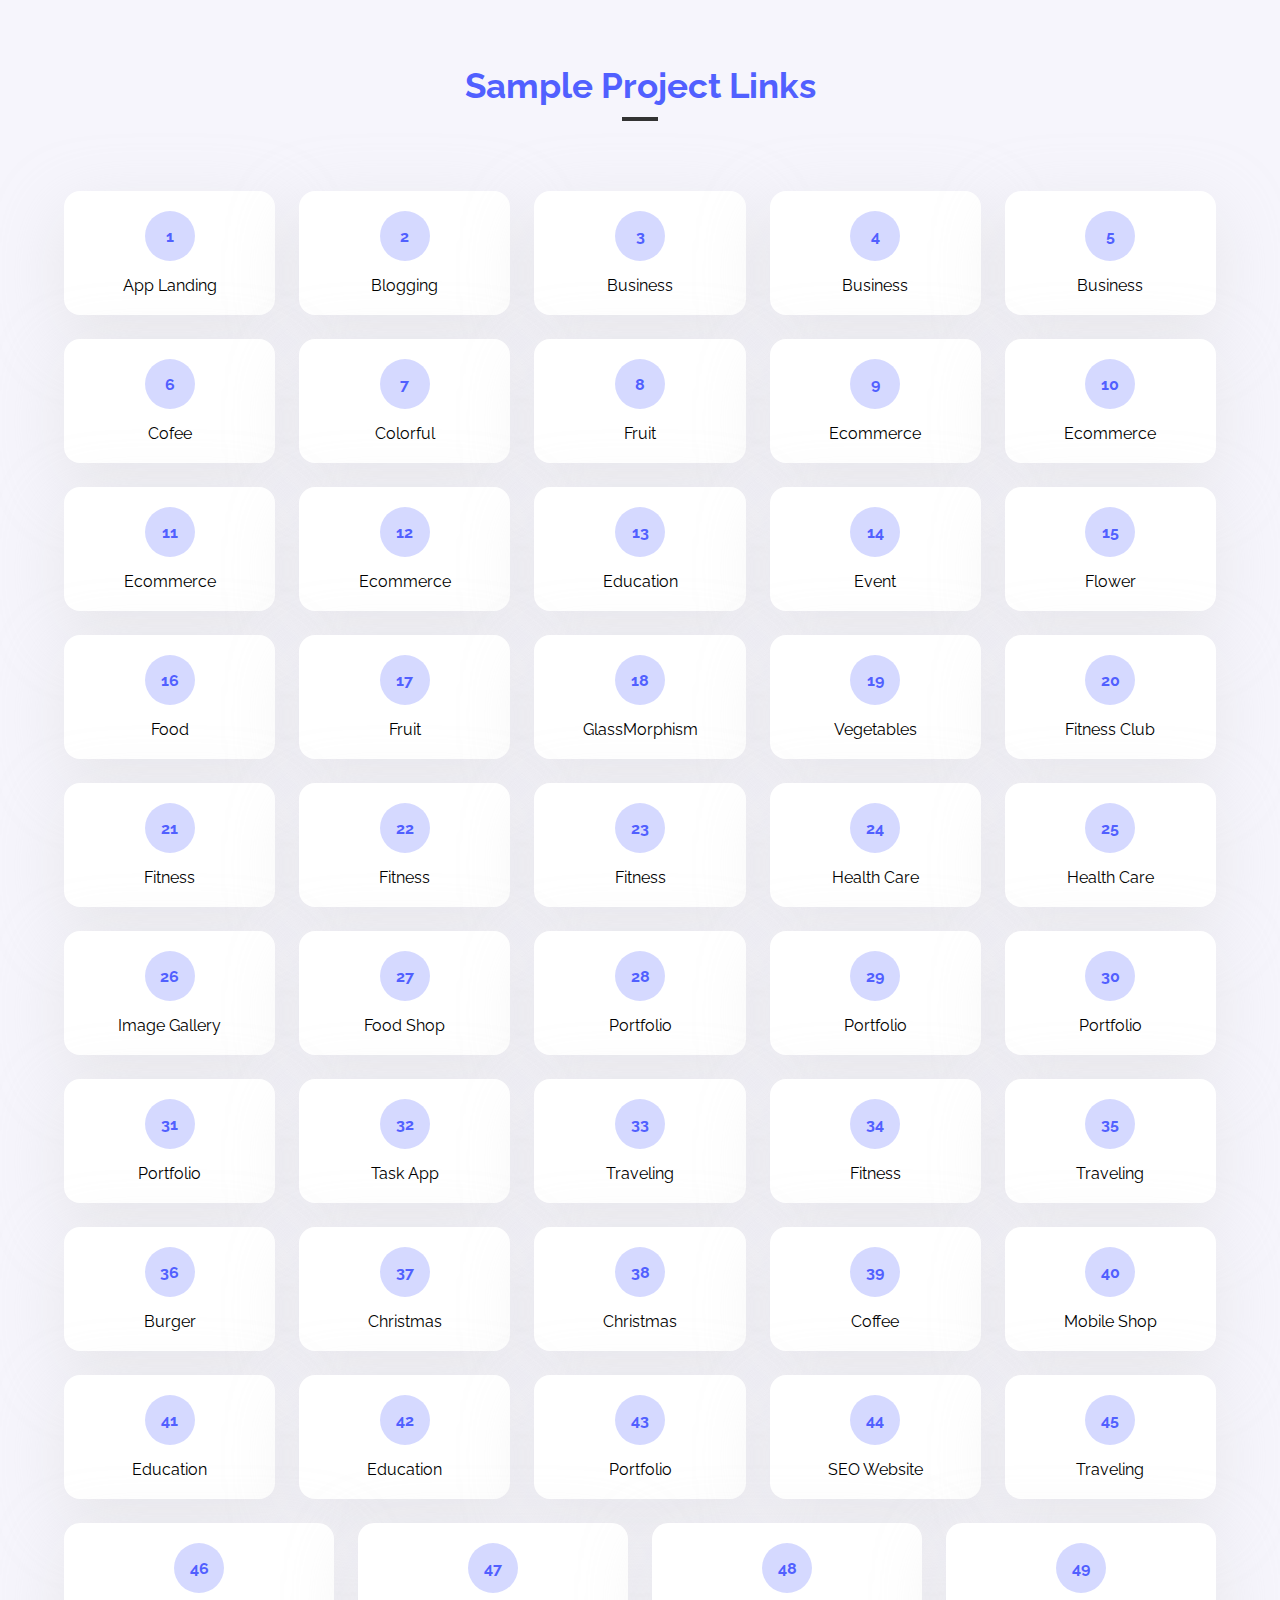
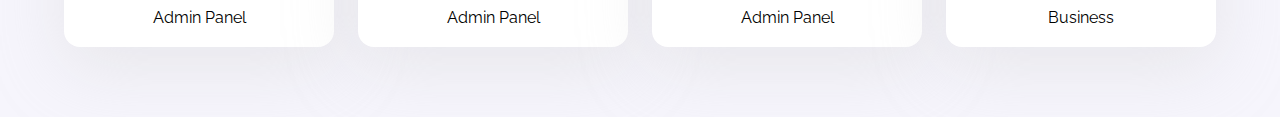
<file: index.html>
<!DOCTYPE html>
<html lang="en">
  <head>
    <title>Sample Project Links</title>
    <meta charset="utf-8">
    <meta name="viewport" content="width=device-width, initial-scale=1">
    <meta name="robots" content="noindex">
    <link rel="preconnect" href="https://fonts.googleapis.com">
    <link rel="preconnect" href="https://fonts.gstatic.com" crossorigin>
    <link href="https://fonts.googleapis.com/css2?family=Raleway:wght@400;700&display=swap" rel="stylesheet">
    <style>
      body{
        background: #f6f5fc;
        margin: 0;
        padding: 0;
        font-family: 'Raleway', sans-serif;
      }
      #links{
        padding: 70px 0;
        display: flex;
        flex-wrap: wrap;
        gap: 1.5rem;
        justify-content: center;
        width: 90%;
        margin: 0 auto;
      }
      #links > a{
        border-radius: 1rem;
        background: #fff;
        box-shadow: 0 20px 70px 0 hsl(0deg 0% 82% / 40%);
        --webkit-box-shadow: 0px 20px 70px 0px hsla(0,0%,82%,.4);
        text-decoration: none;
        display: block;
        text-align: center;
        flex: 18%;
        padding: 20px 0;
        color: #000;
        font-weight: 400;
        transition: all .3s ease;
      }
      #links > a:hover{
        background: #5160ff;
        transition: all .3s ease;
        color: #fff;
      }
      #links .icon{
        width: 50px;
        height: 50px;
        border-radius: 100%;
        background: #5160ff3d;
        display: flex;
        align-items: center;
        justify-content: center;
        margin: 0 auto 15px;
        font-weight: 700;
      }
      #links > a:hover .icon{
        background: #f6f5fc;
      }
      #links .icon{
        color: #5160ff;
      }
      .heading{
        text-align: center;
        padding: 15px;
      }
      .heading h1{
        font-size: calc(1rem + 1.5vw);
        padding-top: 50px;
        margin: 0;
        font-weight: 700;
        text-align: center;
        position: relative;
        display: inline-block;
        color: #5160ff;
      }
      .heading h1::before{
        content: "";
        position: absolute;
        right: 0;
        left: 0;
        bottom: -15px;
        width: 10%;
        height: 4px;
        background: #333;
        margin: 0 auto;
      }

       @media only screen and (max-width: 992px) {
        #links{
          padding: 30px 0;
        }
        #links > a{
          flex: 30%;
          font-size: 1rem;
        }
      }
      @media only screen and (max-width: 620px) {
        #links{
          padding: 30px 0;
          gap: 1rem;
        }
        #links > a{
          flex: 45%;
          font-size: 0.8rem;
        }
      }

    </style>
  </head>
  <body>
    <div class="heading">
      <h1>Sample Project Links</h1>
    </div>
    <div id="links"></div>
    <script>
      let link = "";

      const projectType = ["App Landing", "Blogging", "Business", "Business", "Business", "Cofee", "Colorful", "Fruit", "Ecommerce", "Ecommerce", "Ecommerce", "Ecommerce", "Education", "Event", "Flower", "Food", "Fruit", "GlassMorphism", "Vegetables", "Fitness Club", "Fitness", "Fitness", "Fitness", "Health Care", "Health Care", "Image Gallery", "Food Shop", "Portfolio", "Portfolio", "Portfolio", "Portfolio", "Task App", "Traveling", "Fitness", "Traveling", "Burger", "Christmas", "Christmas", "Coffee", "Mobile Shop", "Education", "Education", "Portfolio", "SEO Website", "Traveling", "Admin Panel", "Admin Panel", "Admin Panel", "Business"];

      projectType.forEach(myFunction);

      document.getElementById("links").innerHTML = link;
       
      function myFunction(item, index) {
        link += "<a href='sp" + (index+1) + "/' target='blank'><div class='icon'>" + (index+1) + "</div>" + item + "</a>";
      }

    </script>
  </body>
</html>
</file>
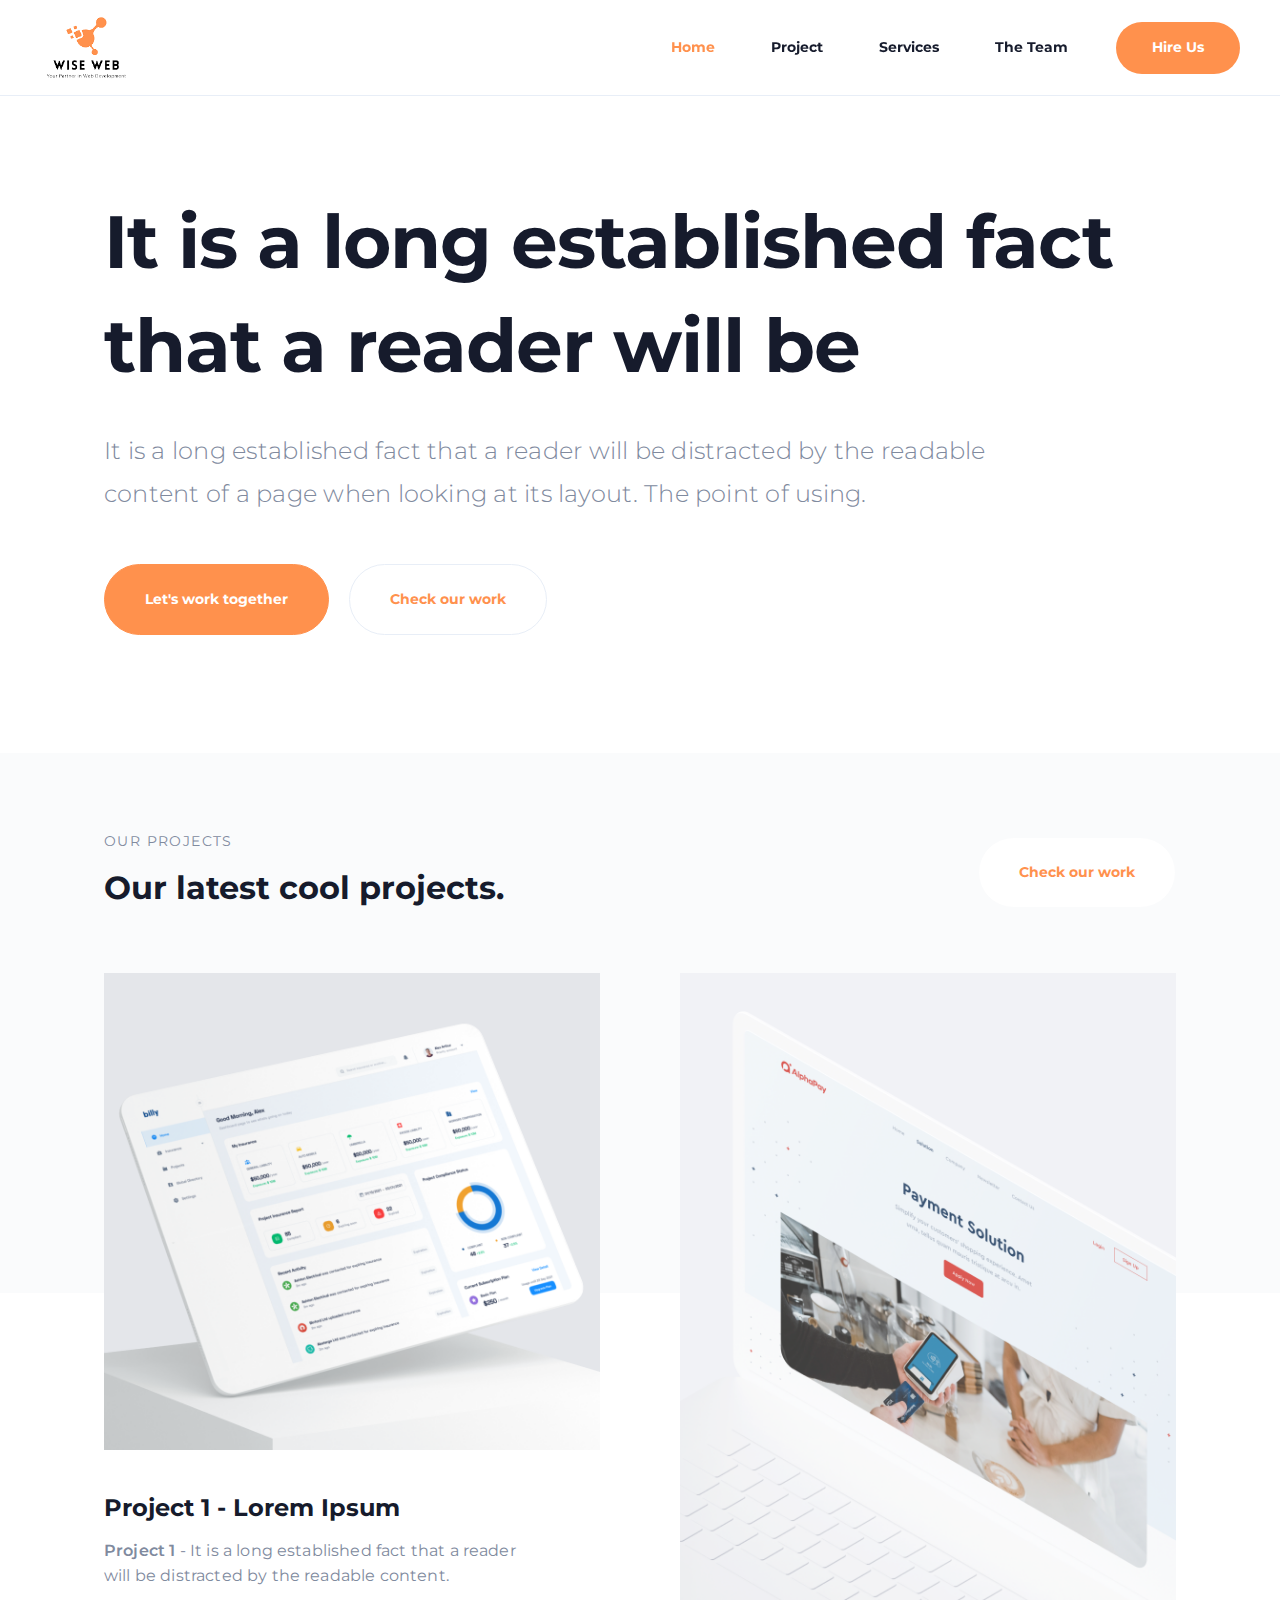
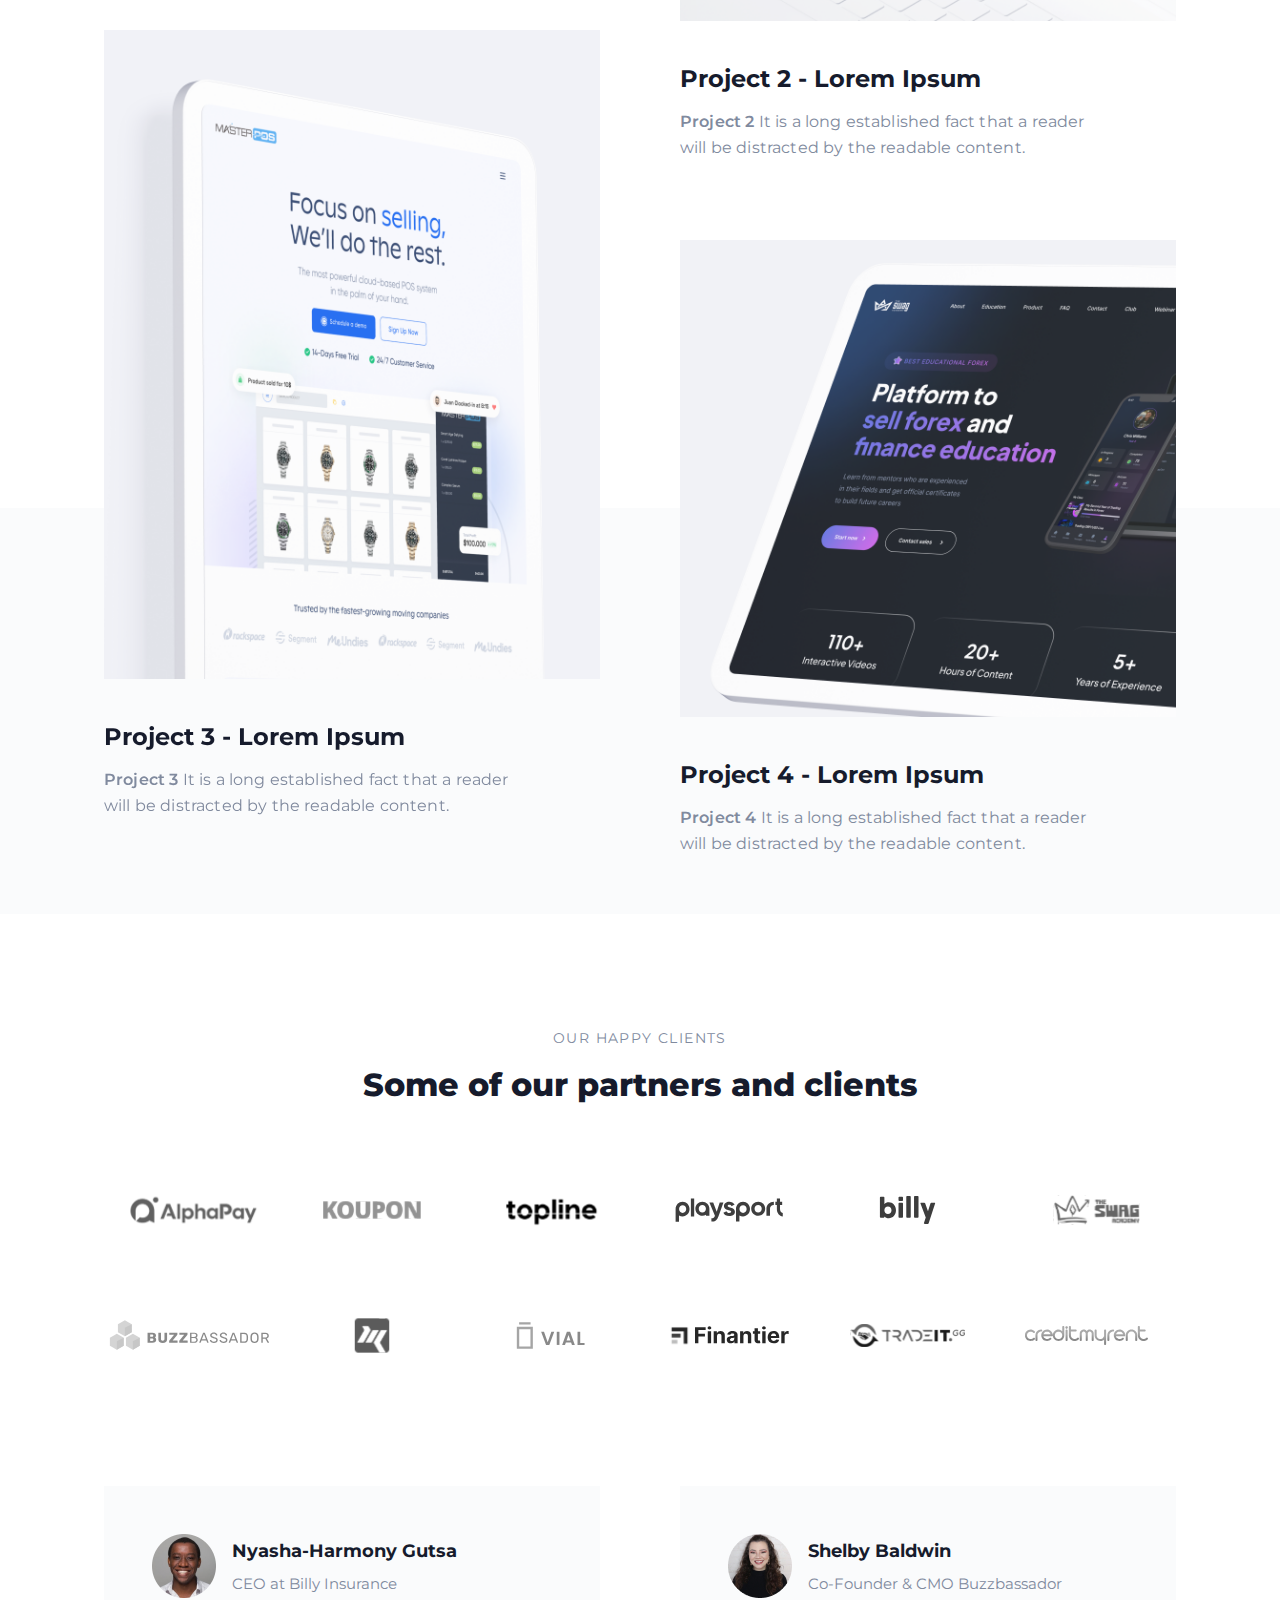
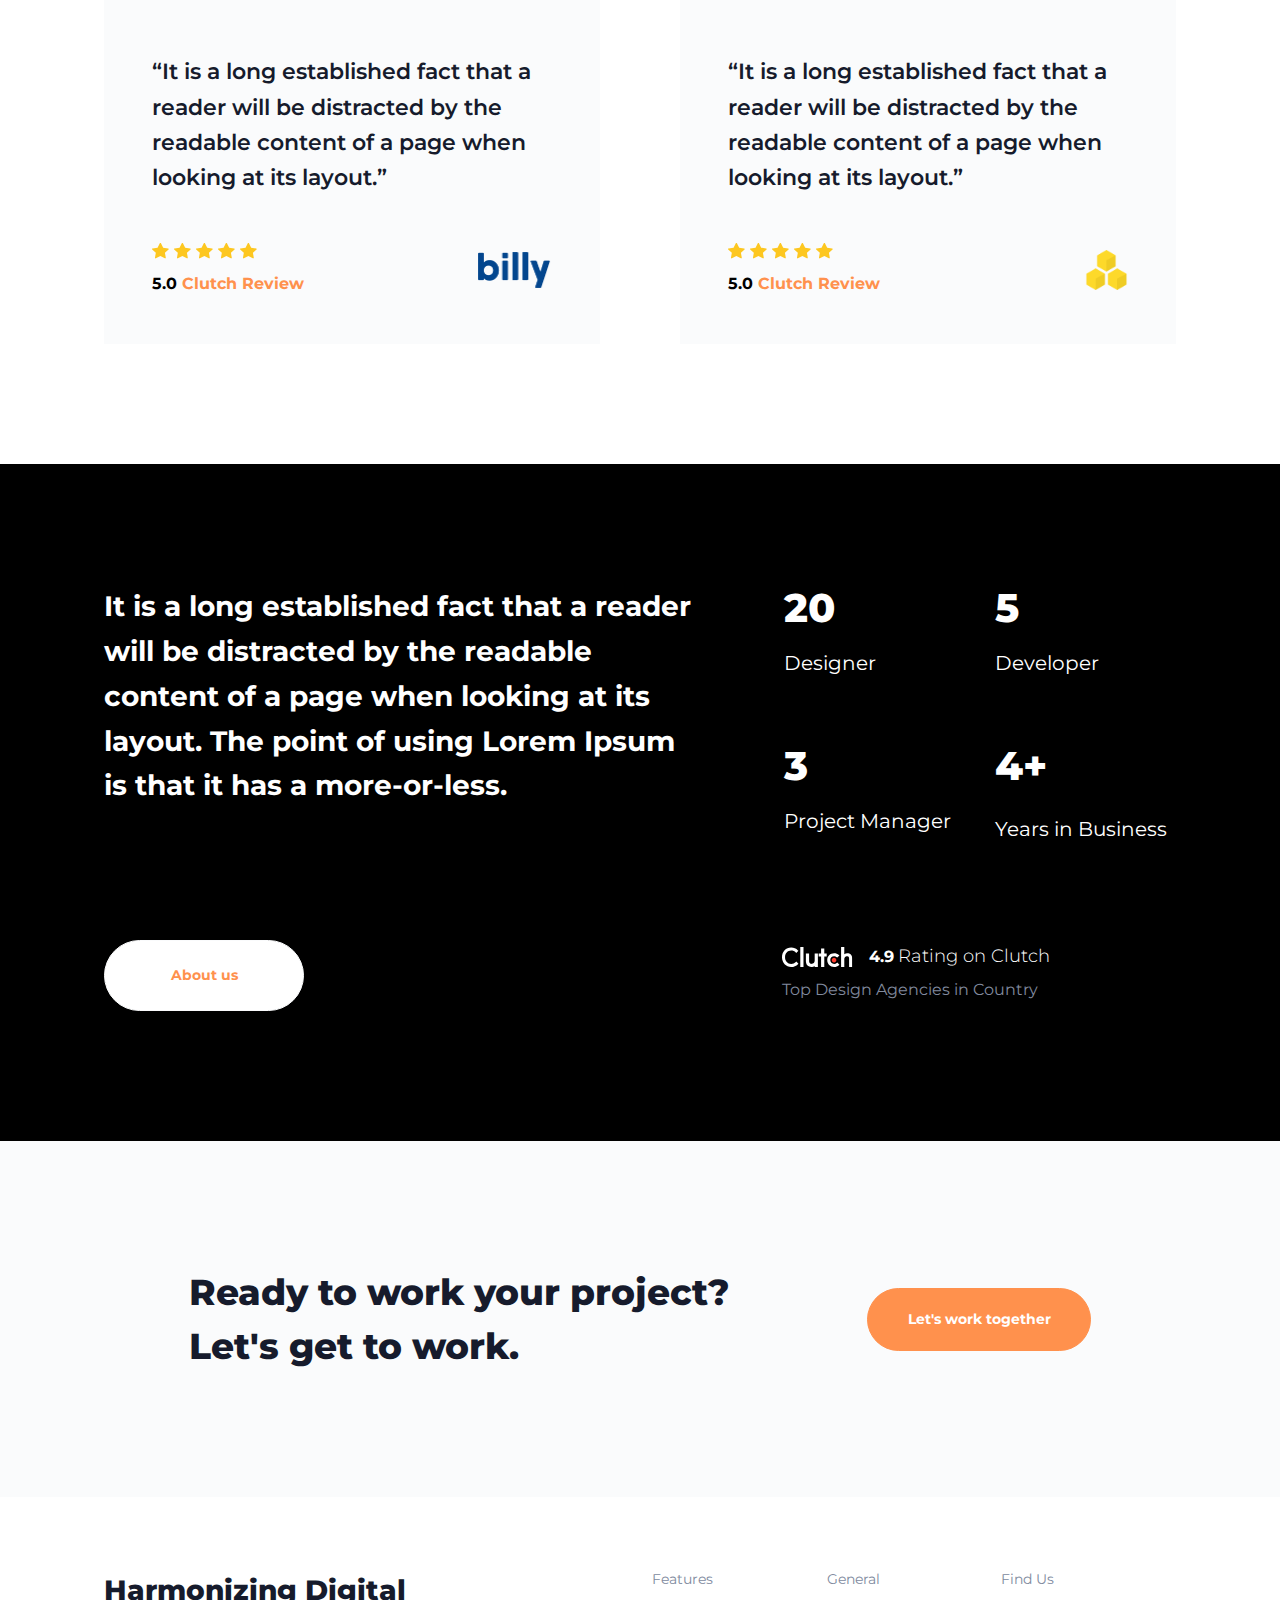
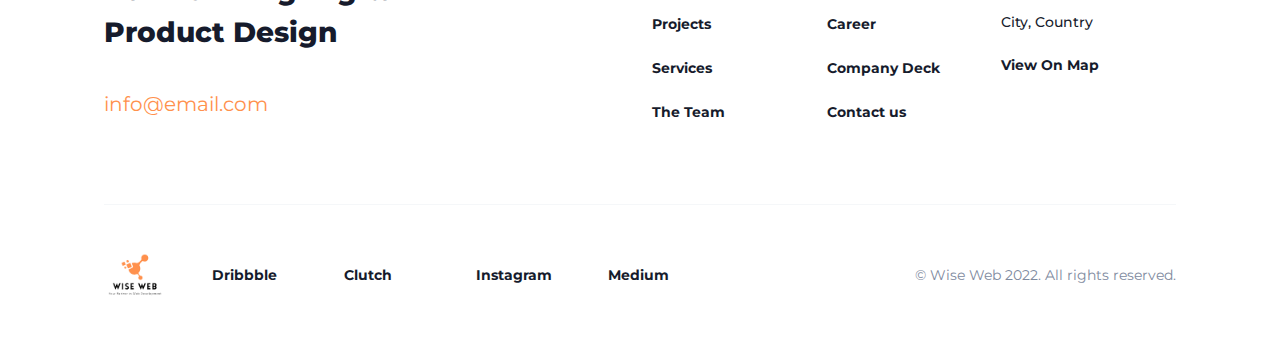
<file: sp49/index.html>
<html lang="en">

<head>
    <meta charset="utf-8">
    <link rel="icon" href="img/logo.png">
    <meta name="viewport" content="width=device-width,initial-scale=1">
    <meta name="robots" content="noindex">
    <link rel="preconnect" href="https://fonts.googleapis.com">
    <link rel="preconnect" href="https://fonts.gstatic.com" crossorigin>
    <link href="https://fonts.googleapis.com/css2?family=Montserrat:ital,wght@0,300;0,400;0,500;0,600;0,700;0,800;0,900;1,300;1,400;1,500;1,600;1,700;1,800;1,900&display=swap" rel="stylesheet">
    <link href="css/style.css" rel="stylesheet">
    <title>Home | Wise Web</title>
</head>

<body>
    <div class="main-layout">
        <header>
            <nav class="navbar navbar-expand-lg navbar-light fixed-top scrolled">
                <div class="container">
                    <a aria-current="page" class="navbar-brand active" href="/"><img src="img/logo.png" class="w-100" alt=""></a>
                    <div class="mr-auto ml-0"><a href="/" class="sc-bczRLJ IywNy cta-btn cta-btn-mobile d-lg-none" target="_blank" rel="noreferrer">Hire Us</a>
                        <button class="sc-gsnTZi sc-dkzDqf jnFvAE dFZSDP navbar-toggler border-0" type="button" onclick="showMenu()"><img src="img/ic-bars.svg" width="24" height="24" alt=""></button>
                    </div>
                    <div class="collapse navbar-collapse" id="navbarNav">
                        <ul class="navbar-nav ms-auto align-items-lg-center">
                            <li class="nav-item"><a aria-current="page" class="nav-link active" href="/">Home</a></li>
                            <li class="nav-item"><a class="nav-link" href="/">Project</a></li>
                            <li class="nav-item"><a class="nav-link" href="/">Services</a></li>
                            <li class="nav-item"><a class="nav-link" href="/">The Team</a></li>
                            <li class="nav-item d-none d-lg-block"><a class="sc-bczRLJ IywNy nav-link cta-btn cta-btn-lg" href="/" target="_blank" rel="noreferrer">Hire Us</a></li>
                        </ul>
                    </div>
                </div>
            </nav>
            <div class="mobile-menu false" id="mobile-menu">
                <div class="container">
                    <div class="d-flex align-items-center justify-content-between mobile-head">
                        <img src="img/logo.png" width="40" alt="">
                        <button type="button" class="btn-close" onclick="hideMenu()">
                            <img src="img/ic-close.svg" alt="">
                        </button>
                    </div>
                </div>
                <div class="menus">
                    <ul>
                        <li><a aria-current="page" class="active" href="/">Home</a></li>
                        <li><a href="/">Project</a></li>
                        <li><a href="/">Services</a></li>
                        <li><a href="/">The Team</a></li>
                        <li><a href="/" class="btn btn-primary fw-bold btn-cta-mobile text-white rounded-pill" target="_blank" rel="noreferrer">Hire us</a></li>
                    </ul>
                </div>
            </div>
        </header>
        <main>
            <div class="jumbotron">
                <div class="container custom-container">
                    <h1 class="title">It is a long established fact that a reader will be</h1>
                    <p class="lead text-secondary">It is a long established fact that a reader will be distracted by the readable content of a page when looking at its layout. The point of using.</p>
                    <div class="jumbotron-cta">
                        <a href="/" target="_blank" rel="noreferrer">
                            <div class="btn btn-primary btn-lg rounded-pill d-block d-sm-inline-block btn-work-together">Let's work together</div>
                        </a>
                        <a href="/">
                            <div class="btn btn-outline-primary btn-lg rounded-pill d-block d-sm-inline-block btn-check-our-work">Check our work</div>
                        </a>
                    </div>
                </div>
            </div>
            <section class="our-projects">
                <div class="our-projects__title">
                    <div class="container custom-container d-flex flex-column flex-md-row justify-lg-content-between align-items-center">
                        <div class="w-100 section-title text-start">
                            <p class="text-sm text-secondary text-uppercase text-sf-pro toptext">OUR PROJECTS</p>
                            <h6 class="title">Our latest cool projects.</h6></div>
                        <div class="btn-cta text-end mt-md-0"><a class="btn btn-light fw-bold rounded-pill d-block d-md-inline-block btn-project" href="/">Check our work</a></div>
                    </div>
                </div>
                <div class="project-cards custom-project-cards-margin">
                    <div class="container custom-container">
                        <article class="project-card project-card-350">
                            <div class="project-card__img">
                                <a href="/"><img class="img-fluid" src="img/billy.png" alt=""></a>
                            </div>
                            <div class="project-card__content">
                                <p class="project-card__content__title"><a href="/">Project 1 - Lorem Ipsum</a></p>
                                <p class="project-card__content__desc home"><span>Project 1</span> - It is a long established fact that a reader will be distracted by the readable content.</p>
                            </div>
                        </article>
                        <article class="project-card ">
                            <div class="project-card__img">
                                <a href="/"><img class="img-fluid" src="img/alpha-pay.png" alt=""></a>
                            </div>
                            <div class="project-card__content">
                                <p class="project-card__content__title"><a href="/">Project 2 - Lorem Ipsum</a></p>
                                <p class="project-card__content__desc home"><span>Project 2</span> It is a long established fact that a reader will be distracted by the readable content.</p>
                            </div>
                        </article>
                        <article class="project-card project-3">
                            <div class="project-card__img">
                                <a href="/"><img class="img-fluid" src="img/master-pos.png" alt=""></a>
                            </div>
                            <div class="project-card__content">
                                <p class="project-card__content__title"><a href="/">Project 3 - Lorem Ipsum</a></p>
                                <p class="project-card__content__desc home"><span>Project 3</span> It is a long established fact that a reader will be distracted by the readable content.</p>
                            </div>
                        </article>
                        <article class="project-card project-card-350 project-4">
                            <div class="project-card__img">
                                <a href="/"><img class="img-fluid" src="img/the-swag.png" alt=""></a>
                            </div>
                            <div class="project-card__content">
                                <p class="project-card__content__title"><a href="/">Project 4 - Lorem Ipsum</a></p>
                                <p class="project-card__content__desc home"><span>Project 4</span> It is a long established fact that a reader will be distracted by the readable content.</p>
                            </div>
                        </article>
                    </div>
                    <div class="project-overlay"></div>
                </div>
            </section>
            <section class="our-partners">
                <div class="our-partners__title pt-2 pt-md-3 text-center">
                    <div class="container custom-container ">
                        <div class="w-100 section-title text-center mx-auto">
                            <p class="text-sm text-secondary text-uppercase text-sf-pro toptext">Our Happy Clients</p>
                            <h6 class="title">Some of our partners and clients</h6></div>
                    </div>
                </div>
                <div class="container custom-container ">
                    <div class="container__partner-logos">
                        <div class="partner-logos"><img src="img/alphapay.svg" alt="Alpha Pay"><img src="img/koupon.svg" alt="Koupon "><img src="img/topline.svg" alt="Topline"><img src="img/playsport.svg" alt="Playsport"><img src="img/billy.svg" alt="Billy"><img src="img/swag.svg" alt="The Swag"></div>
                        <div class="partner-logos"><img src="img/buzzbassador.svg" alt="Buzzbassador"><img src="img/the-m.svg" alt="The m"><img src="img/vial.svg" alt="Vial"><img src="img/finantier.svg" alt="Finantier"><img src="img/tradeit.svg" alt="Trade It"><img src="img/creditmyrent.svg" alt="Credit My Rent"></div>
                    </div>
                    <div class="review-cards">
                        <div class="review-card">
                            <div class="review-card__profile">
                                <div class="review-card__profile__avatar"><img src="img/eran-galperin.png" class="img-fluid" alt="img/eran-galperin.png"></div>
                                <div>
                                    <p class="name">Nyasha-Harmony Gutsa</p>
                                    <p class="bio">CEO at Billy Insurance</p>
                                </div>
                            </div>
                            <div class="review-card__content">
                                <p>“It is a long established fact that a reader will be distracted by the readable content of a page when looking at its layout.”</p>
                            </div>
                            <div class="review-card__footer">
                                <div class="rating-count">
                                    <div class="stars"><img src="img/ic-star.svg" alt="Star"><img src="img/ic-star.svg" alt="Star"><img src="img/ic-star.svg" alt="Star"><img src="img/ic-star.svg" alt="Star"><img src="img/ic-star.svg" alt="Star"></div><a class="review-link" href="/" target="_blank" rel="noreferrer"><span class="rating">5.0</span><span class="link-text">Clutch Review</span></a></div>
                                <div class="company-logo"><img src="img/logo-martial-arts.png" alt="img/logo-martial-arts.png logo"></div>
                            </div>
                        </div>
                        <div class="review-card">
                            <div class="review-card__profile">
                                <div class="review-card__profile__avatar"><img src="img/shelby-baldwin.png" class="img-fluid" alt="img/shelby-baldwin.png"></div>
                                <div>
                                    <p class="name">Shelby Baldwin</p>
                                    <p class="bio">Co-Founder &amp; CMO Buzzbassador</p>
                                </div>
                            </div>
                            <div class="review-card__content">
                                <p>“It is a long established fact that a reader will be distracted by the readable content of a page when looking at its layout.”</p>
                            </div>
                            <div class="review-card__footer">
                                <div class="rating-count">
                                    <div class="stars"><img src="img/ic-star.svg" alt="Star"><img src="img/ic-star.svg" alt="Star"><img src="img/ic-star.svg" alt="Star"><img src="img/ic-star.svg" alt="Star"><img src="img/ic-star.svg" alt="Star"></div><a class="review-link" href="/" target="_blank" rel="noreferrer"><span class="rating">5.0</span><span class="link-text">Clutch Review</span></a></div>
                                <div class="company-logo"><img src="img/logo-buzzbassador.png" alt="img/logo-buzzbassador.png logo"></div>
                            </div>
                        </div>
                    </div>
                </div>
            </section>
            <div class="overview">
                <div class="container custom-container">
                    <div class="overview__main">
                        <div class="overview__stats">
                            <div class="overview__stats__grid">
                                <div class="stat">
                                    <h6 class="number"><p>20</p></h6>
                                    <p class="info">Designer</p>
                                </div>
                                <div class="stat">
                                    <h6 class="number"> <p>5</p> </h6>
                                    <p class="info">Developer</p>
                                </div>
                                <div class="stat">
                                    <h6 class="number"> <p>3</p> </h6>
                                    <p class="info">Project Manager</p>
                                </div>
                                <div class="stat">
                                    <h6 class="number d-flex"><p>4</p> +</h6>
                                    <p class="info">Years in Business</p>
                                </div>
                            </div>
                        </div>
                        <div class="overview__content">
                            <p>It is a long established fact that a reader will be distracted by the readable content of a page when looking at its layout. The point of using Lorem Ipsum is that it has a more-or-less.</p>
                        </div>
                    </div>
                    <div class="overview__footer ">
                        <div><a class="btn btn-light fw-bold d-block d-md-inline-block rounded-pill  btn-about" href="/">About us</a></div>
                        <div class="rating-clutch">
                            <div class="d-flex align-items-center mb-2"><img class="me-3" src="img/logo-clutch.svg" alt="">
                                <p class="rating m-0"><span class="fw-bold me-1">4.9</span><span class="text">Rating on Clutch</span></p>
                            </div>
                            <p class="text-secondary text-sf-pro">Top Design Agencies in Country</p>
                        </div>
                    </div>
                </div>
            </div>
            <section class="main-cta">
                <div class="container">
                    <p>Ready to work your project?
                        <br> Let's get to work.</p>
                    <a href="/" class="btn-cta" target="_blank" rel="noreferrer">
                        <div class="btn btn-primary fw-bold rounded-pill btn-cta d-block d-md-inline-block">Let's work together</div>
                    </a>
                </div>
            </section>
        </main>
        <footer class="footer">
            <div class="container custom-container">
                <div class="row">
                    <div class="col-lg-6">
                        <div class="footer__info">
                            <p class="tagline"> <span class="text"> Harmonizing Digital <br> Product Design</span></p><a href="mailto:info@email.com" class="text-sf-pro mt-3 hover-underline-animation">info@email.com</a></div>
                    </div>
                    <div class="col-lg-6">
                        <div class="footer__menus">
                            <div class="menus">
                                <p>Features</p>
                                <nav>
                                    <ul>
                                        <li><a class="hover-underline-animation" href="/">Projects</a></li>
                                        <li><a class="hover-underline-animation" href="/">Services</a></li>
                                        <li><a class="hover-underline-animation" href="/">The Team</a></li>
                                    </ul>
                                </nav>
                            </div>
                            <div class="menus">
                                <p>General</p>
                                <nav>
                                    <ul>
                                        <li><a class="hover-underline-animation" href="/">Career</a></li>
                                        <li><a class="hover-underline-animation" href="/">Company Deck</a></li>
                                        <li><a class="hover-underline-animation" href="mailto::info@email.com">Contact us</a></li>
                                    </ul>
                                </nav>
                            </div>
                            <div class="menus">
                                <p>Find Us</p>
                                <nav>
                                    <ul>
                                        <li class="location">City, Country</li>
                                        <li><a href="/" class="hover-underline-animation" target="_blank" rel="noreferrer">View On Map</a></li>
                                    </ul>
                                </nav>
                            </div>
                        </div>
                    </div>
                </div>
                <div class="footer__divider"></div>
                <div class="d-lg-flex justify-content-between align-items-center">
                    <div class="footer__social">
                        <div class="logo">
                            <a href="/"><img src="img/logo.png" alt=""></a>
                        </div>
                        <div class="social-links">
                            <ul>
                                <li><a href="/" class="text-black hover-underline-animation" target="_blank" rel="noreferrer">Dribbble</a></li>
                                <li><a href="/" class="text-black hover-underline-animation" target="_blank" rel="noreferrer">Clutch</a></li>
                                <li><a href="/" class="text-black hover-underline-animation" target="_blank" rel="noreferrer">Instagram</a></li>
                                <li><a href="/" class="text-black hover-underline-animation" target="_blank" rel="noreferrer">Medium</a></li>
                            </ul>
                        </div>
                    </div>
                    <p class="text-sf-pro text-secondary text-copyright">© Wise Web 2022. All rights reserved.</p>
                </div>
            </div>
        </footer>
    </div>
    <script>
        function showMenu() {
          var element = document.getElementById("mobile-menu");
          element.classList.add("show");
          element.classList.remove("false");
        }
        function hideMenu() {
          var element = document.getElementById("mobile-menu");
          element.classList.add("false");
          element.classList.remove("show");
        }
    </script>
</body>

</html>
</file>
